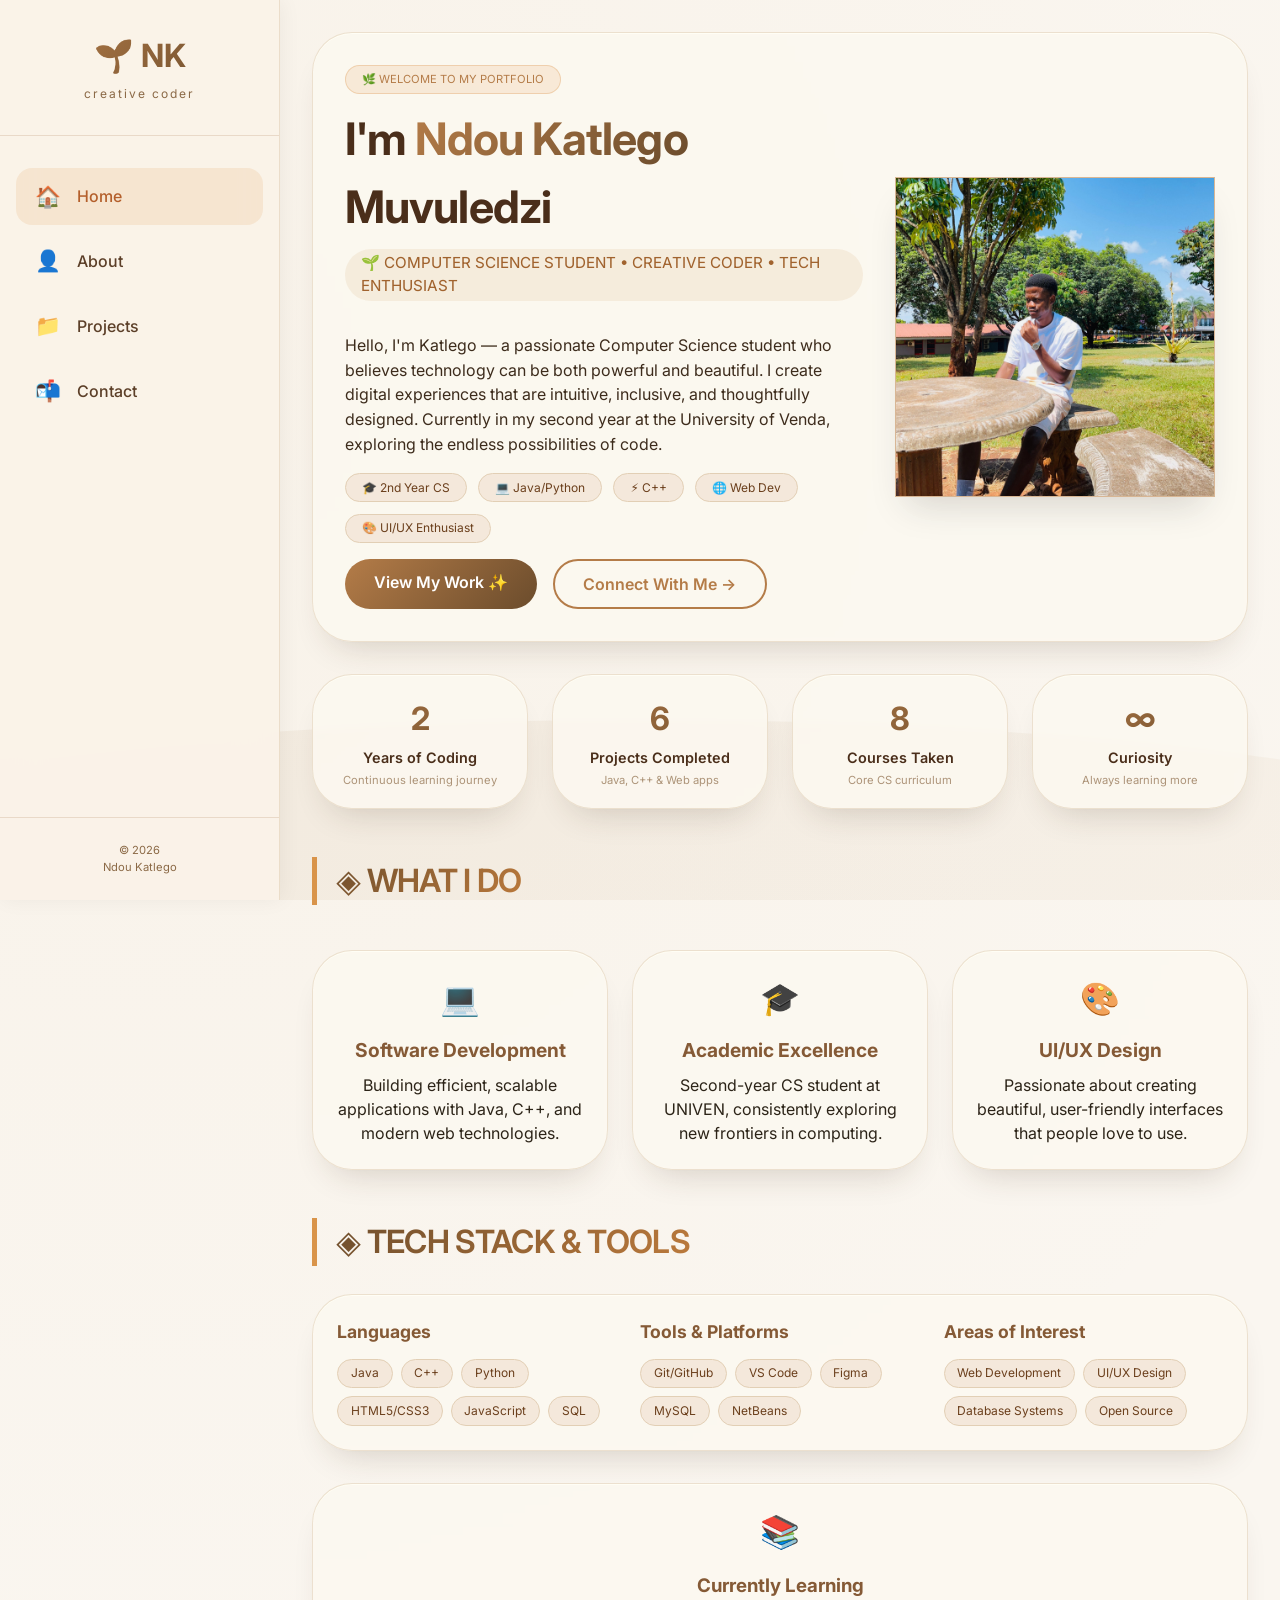
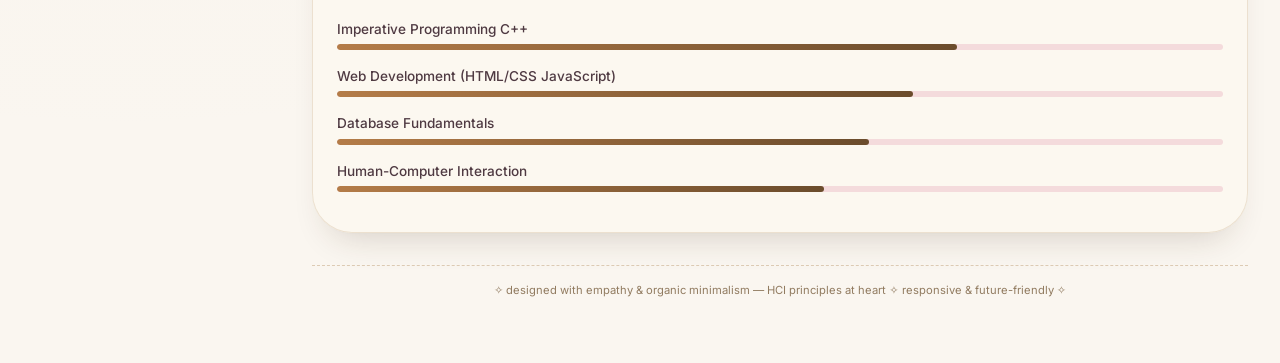
<file: index.html>
<!DOCTYPE html>
<html lang="en">
<head>
  <meta charset="UTF-8">
  <meta name="viewport" content="width=device-width, initial-scale=1.0, user-scalable=yes">
  <title>Ndou Katlego | Home</title>
  <link rel="stylesheet" href="css/style.css">
  <link href="https://fonts.googleapis.com/css2?family=Inter:wght@300;400;500;600;700;800&family=Plus+Jakarta+Sans:wght@300;400;500;600;700;800&display=swap" rel="stylesheet">
</head>
<body>
<div class="wave-bg"></div>

<div class="app-wrapper">
  <!-- Fixed Left Sidebar Menu -->
  <aside class="sidebar-fixed">
    <div class="sidebar-header">
      <div class="sidebar-logo">🌱 NK</div>
      <p class="sidebar-tagline">creative coder</p>
    </div>
    <nav class="sidebar-nav">
      <a href="index.html" class="sidebar-link active">
        <span class="sidebar-icon">🏠</span>
        <span>Home</span>
      </a>
      <a href="about.html" class="sidebar-link">
        <span class="sidebar-icon">👤</span>
        <span>About</span>
      </a>
      <a href="projects.html" class="sidebar-link">
        <span class="sidebar-icon">📁</span>
        <span>Projects</span>
      </a>
      <a href="contact.html" class="sidebar-link">
        <span class="sidebar-icon">📬</span>
        <span>Contact</span>
      </a>
    </nav>
    <div class="sidebar-footer">
      <p>© 2026</p>
      <p>Ndou Katlego</p>
    </div>
  </aside>

  <!-- Main Content Area -->
  <main class="main-content">
    <div class="container">
      <!-- Home / Introduction with Large Square Sharp Image -->
      <section id="home" class="section">
        <div class="clay-card intro-grid">
          <div class="intro-text">
            <div class="greeting-badge">🌿 WELCOME TO MY PORTFOLIO</div>
            <h1>I'm <span class="gradient-text">Ndou Katlego</span> Muvuledzi</h1>
            <div class="tagline-organic">🌱 COMPUTER SCIENCE STUDENT • CREATIVE CODER • TECH ENTHUSIAST</div>
            <div class="bio-warm">
              Hello, I'm Katlego — a passionate Computer Science student who believes technology can be both powerful and beautiful. 
              I create digital experiences that are intuitive, inclusive, and thoughtfully designed. Currently in my second year 
              at the University of Venda, exploring the endless possibilities of code.
            </div>
            <div class="hero-badges">
              <span class="badge">🎓 2nd Year CS</span>
              <span class="badge">💻 Java/Python</span>
              <span class="badge">⚡ C++</span>
              <span class="badge">🌐 Web Dev</span>
              <span class="badge">🎨 UI/UX Enthusiast</span>
            </div>
            <div class="hero-buttons">
              <a href="projects.html" class="cta-btn primary">View My Work ✨</a>
              <a href="contact.html" class="cta-btn secondary">Connect With Me →</a>
            </div>
          </div>
          <div class="photo-organic">
            <div class="square-image-container">
              <div class="square-image-frame">
                <img src="images/WhatsApp Image 2026-04-09 at 23.58.30.jpeg" alt="Ndou Katlego" class="square-image">
                <div class="image-overlay">
                  <span class="overlay-text">Dream. Code. Create.</span>
                </div>
              </div>
            </div>
          </div>
        </div>
      </section>

      <!-- Stats Section -->
      <section class="stats-section">
        <div class="stats-grid">
          <div class="stat-card clay-card">
            <div class="stat-number">2</div>
            <div class="stat-label">Years of Coding</div>
            <div class="stat-desc">Continuous learning journey</div>
          </div>
          <div class="stat-card clay-card">
            <div class="stat-number">6</div>
            <div class="stat-label">Projects Completed</div>
            <div class="stat-desc">Java, C++ & Web apps</div>
          </div>
          <div class="stat-card clay-card">
            <div class="stat-number">8</div>
            <div class="stat-label">Courses Taken</div>
            <div class="stat-desc">Core CS curriculum</div>
          </div>
          <div class="stat-card clay-card">
            <div class="stat-number">∞</div>
            <div class="stat-label">Curiosity</div>
            <div class="stat-desc">Always learning more</div>
          </div>
        </div>
      </section>

      <!-- What I Do - Highlights -->
      <section class="highlights">
        <h2 class="section-title">◈ WHAT I DO</h2>
        <div class="highlights-grid">
          <div class="highlight-card clay-card">
            <div class="highlight-icon">💻</div>
            <h3>Software Development</h3>
            <p>Building efficient, scalable applications with Java, C++, and modern web technologies.</p>
          </div>
          <div class="highlight-card clay-card">
            <div class="highlight-icon">🎓</div>
            <h3>Academic Excellence</h3>
            <p>Second-year CS student at UNIVEN, consistently exploring new frontiers in computing.</p>
          </div>
          <div class="highlight-card clay-card">
            <div class="highlight-icon">🎨</div>
            <h3>UI/UX Design</h3>
            <p>Passionate about creating beautiful, user-friendly interfaces that people love to use.</p>
          </div>
        </div>
      </section>

      <!-- Tech Stack Section -->
      <section class="tech-stack-section">
        <h2 class="section-title">◈ TECH STACK & TOOLS</h2>
        <div class="clay-card tech-grid">
          <div class="tech-category">
            <h3>Languages</h3>
            <div class="tech-items">
              <span class="tech-item">Java</span>
              <span class="tech-item">C++</span>
              <span class="tech-item">Python</span>
              <span class="tech-item">HTML5/CSS3</span>
              <span class="tech-item">JavaScript</span>
              <span class="tech-item">SQL</span>
            </div>
          </div>
          <div class="tech-category">
            <h3>Tools & Platforms</h3>
            <div class="tech-items">
              <span class="tech-item">Git/GitHub</span>
              <span class="tech-item">VS Code</span>
              <span class="tech-item">Figma</span>
              <span class="tech-item">MySQL</span>
              <span class="tech-item">NetBeans</span>
            </div>
          </div>
          <div class="tech-category">
            <h3>Areas of Interest</h3>
            <div class="tech-items">
              <span class="tech-item">Web Development</span>
              <span class="tech-item">UI/UX Design</span>
              <span class="tech-item">Database Systems</span>
              <span class="tech-item">Open Source</span>
            </div>
          </div>
        </div>
      </section>

      <!-- Currently Learning Section -->
      <section class="learning-section">
        <div class="clay-card learning-card">
          <div class="learning-icon">📚</div>
          <h3>Currently Learning</h3>
          <div class="learning-items">
            <div class="learning-item">
              <span class="learning-name">Imperative Programming C++</span>
              <div class="progress-bar"><div class="progress" style="width: 70%"></div></div>
            </div>
            <div class="learning-item">
              <span class="learning-name">Web Development (HTML/CSS JavaScript)</span>
              <div class="progress-bar"><div class="progress" style="width: 65%"></div></div>
            </div>
            <div class="learning-item">
              <span class="learning-name">Database Fundamentals</span>
              <div class="progress-bar"><div class="progress" style="width: 60%"></div></div>
            </div>
            <div class="learning-item">
              <span class="learning-name">Human-Computer Interaction</span>
              <div class="progress-bar"><div class="progress" style="width: 55%"></div></div>
            </div>
          </div>
        </div>
      </section>

      <footer>
        <p>✧ designed with empathy & organic minimalism — HCI principles at heart ✧ responsive & future-friendly ✧</p>
      </footer>
    </div>
  </main>
</div>

<script src="js/script.js"></script>
</body>
</html>
</file>
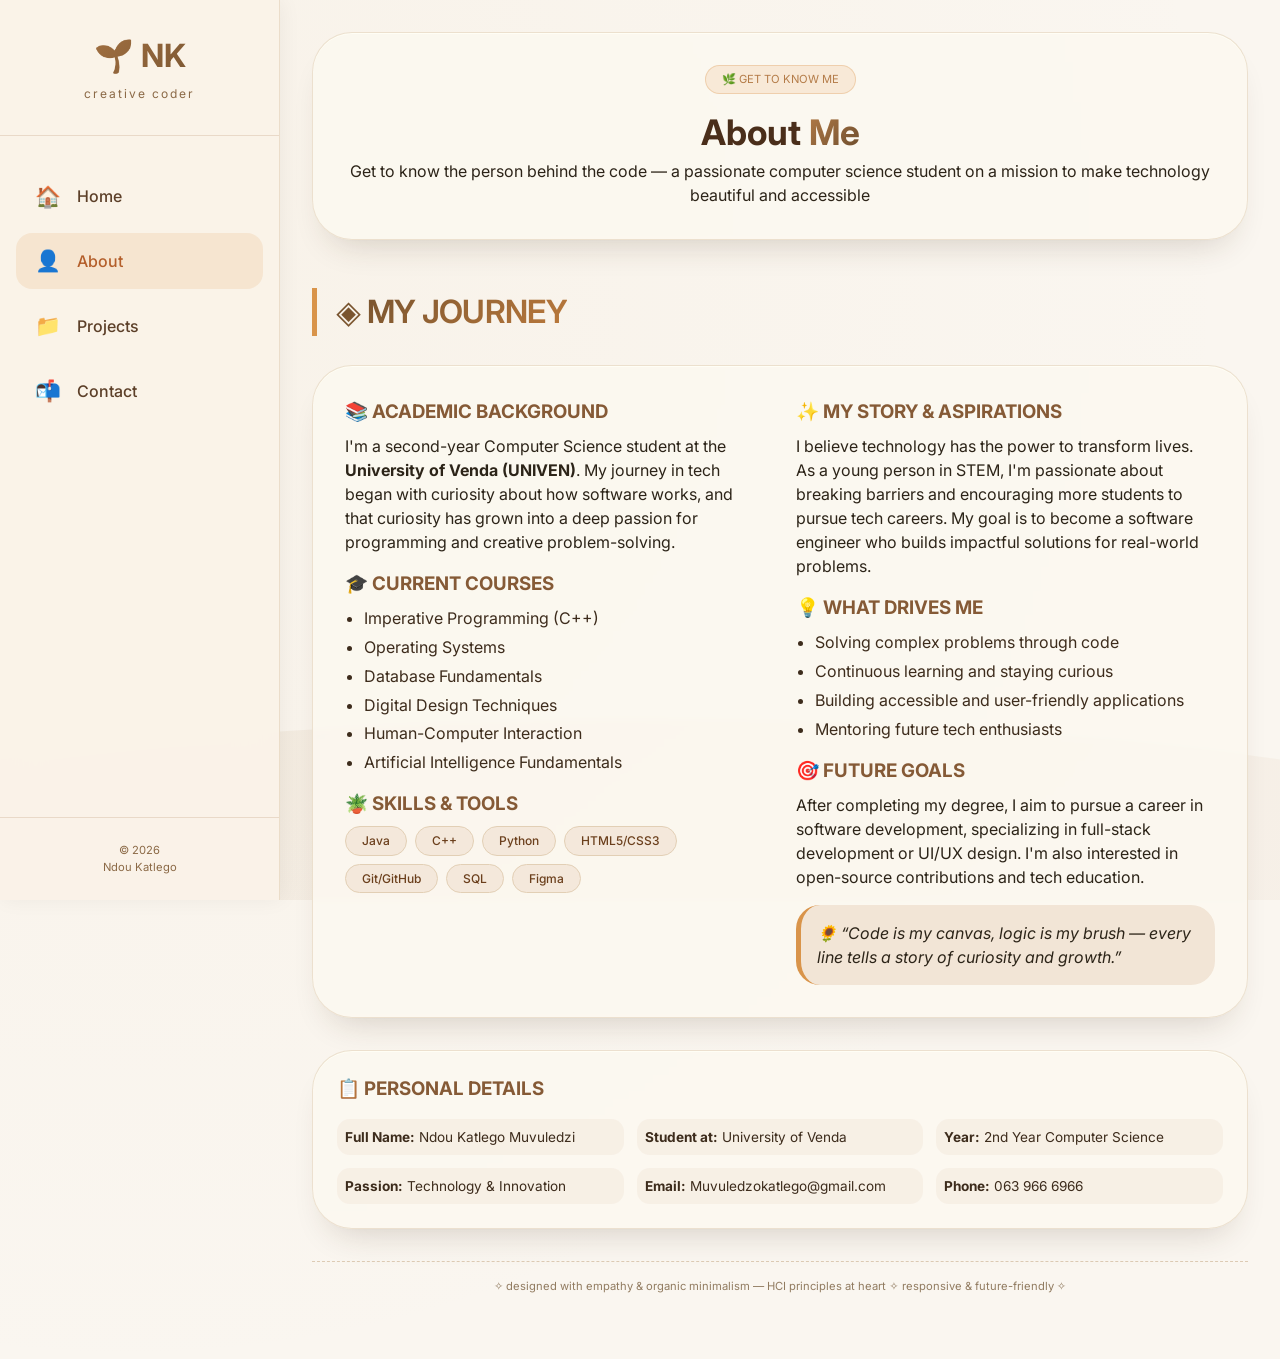
<file: about.html>
<!DOCTYPE html>
<html lang="en">
<head>
  <meta charset="UTF-8">
  <meta name="viewport" content="width=device-width, initial-scale=1.0, user-scalable=yes">
  <title>Ndou Katlego | About Me</title>
  <link rel="stylesheet" href="css/style.css">
  <link href="https://fonts.googleapis.com/css2?family=Inter:wght@300;400;500;600;700;800&family=Plus+Jakarta+Sans:wght@300;400;500;600;700;800&display=swap" rel="stylesheet">
</head>
<body>
<div class="wave-bg"></div>

<div class="app-wrapper">
  <!-- Fixed Left Sidebar Menu -->
  <aside class="sidebar-fixed">
    <div class="sidebar-header">
      <div class="sidebar-logo">🌱 NK</div>
      <p class="sidebar-tagline">creative coder</p>
    </div>
    <nav class="sidebar-nav">
      <a href="index.html" class="sidebar-link">
        <span class="sidebar-icon">🏠</span>
        <span>Home</span>
      </a>
      <a href="about.html" class="sidebar-link active">
        <span class="sidebar-icon">👤</span>
        <span>About</span>
      </a>
      <a href="projects.html" class="sidebar-link">
        <span class="sidebar-icon">📁</span>
        <span>Projects</span>
      </a>
      <a href="contact.html" class="sidebar-link">
        <span class="sidebar-icon">📬</span>
        <span>Contact</span>
      </a>
    </nav>
    <div class="sidebar-footer">
      <p>© 2026</p>
      <p>Ndou Katlego</p>
    </div>
  </aside>

  <!-- Main Content Area -->
  <main class="main-content">
    <div class="container">
      <!-- About Hero -->
      <section>
        <div class="clay-card about-hero">
          <div class="about-hero-text">
            <div class="greeting-badge">🌿 GET TO KNOW ME</div>
            <h1>About <span class="gradient-text">Me</span></h1>
            <p>Get to know the person behind the code — a passionate computer science student on a mission to make technology beautiful and accessible</p>
          </div>
        </div>
      </section>

      <!-- Main About Content -->
      <section>
        <h2 class="section-title">◈ MY JOURNEY</h2>
        <div class="clay-card about-double">
          <div class="about-card">
            <h3 style="color:#855a36; margin-bottom:0.5rem;">📚 ACADEMIC BACKGROUND</h3>
            <p>I'm a second-year Computer Science student at the <strong>University of Venda (UNIVEN)</strong>. My journey in tech began with curiosity about how software works, and that curiosity has grown into a deep passion for programming and creative problem-solving.</p>
            
            <h3 style="color:#855a36; margin:1rem 0 0.5rem;">🎓 CURRENT COURSES</h3>
            <ul>
              <li>Imperative Programming (C++)</li>
              <li>Operating Systems</li>
              <li>Database Fundamentals</li>
              <li>Digital Design Techniques</li>
              <li>Human-Computer Interaction</li>
              <li>Artificial Intelligence Fundamentals</li>
            </ul>

            <h3 style="color:#855a36; margin:1rem 0 0.5rem;">🪴 SKILLS & TOOLS</h3>
            <div class="skill-chips">
              <span class="chip">Java</span>
              <span class="chip">C++</span>
              <span class="chip">Python</span>
              <span class="chip">HTML5/CSS3</span>
              <span class="chip">Git/GitHub</span>
              <span class="chip">SQL</span>
              <span class="chip">Figma</span>
            </div>
          </div>
          <div class="about-card">
            <h3 style="color:#855a36; margin-bottom:0.5rem;">✨ MY STORY & ASPIRATIONS</h3>
            <p>I believe technology has the power to transform lives. As a young person in STEM, I'm passionate about breaking barriers and encouraging more students to pursue tech careers. My goal is to become a software engineer who builds impactful solutions for real-world problems.</p>
            
            <h3 style="color:#855a36; margin:1rem 0 0.5rem;">💡 WHAT DRIVES ME</h3>
            <ul>
              <li>Solving complex problems through code</li>
              <li>Continuous learning and staying curious</li>
              <li>Building accessible and user-friendly applications</li>
              <li>Mentoring future tech enthusiasts</li>
            </ul>

            <h3 style="color:#855a36; margin:1rem 0 0.5rem;">🎯 FUTURE GOALS</h3>
            <p>After completing my degree, I aim to pursue a career in software development, specializing in full-stack development or UI/UX design. I'm also interested in open-source contributions and tech education.</p>
            
            <div class="goal-quote">
              🌻 “Code is my canvas, logic is my brush — every line tells a story of curiosity and growth.”
            </div>
          </div>
        </div>
      </section>

      <!-- Personal Info Card -->
      <section>
        <div class="clay-card personal-info">
          <h3 style="color:#855a36; margin-bottom: 1rem;">📋 PERSONAL DETAILS</h3>
          <div class="info-grid">
            <div class="info-item"><strong>Full Name:</strong> Ndou Katlego Muvuledzi</div>
            <div class="info-item"><strong>Student at:</strong> University of Venda</div>
            <div class="info-item"><strong>Year:</strong> 2nd Year Computer Science</div>
            <div class="info-item"><strong>Passion:</strong> Technology & Innovation</div>
            <div class="info-item"><strong>Email:</strong> Muvuledzokatlego@gmail.com</div>
            <div class="info-item"><strong>Phone:</strong> 063 966 6966</div>
          </div>
        </div>
      </section>

      <footer>
        <p>✧ designed with empathy & organic minimalism — HCI principles at heart ✧ responsive & future-friendly ✧</p>
      </footer>
    </div>
  </main>
</div>

<script src="js/script.js"></script>
</body>
</html>
</file>
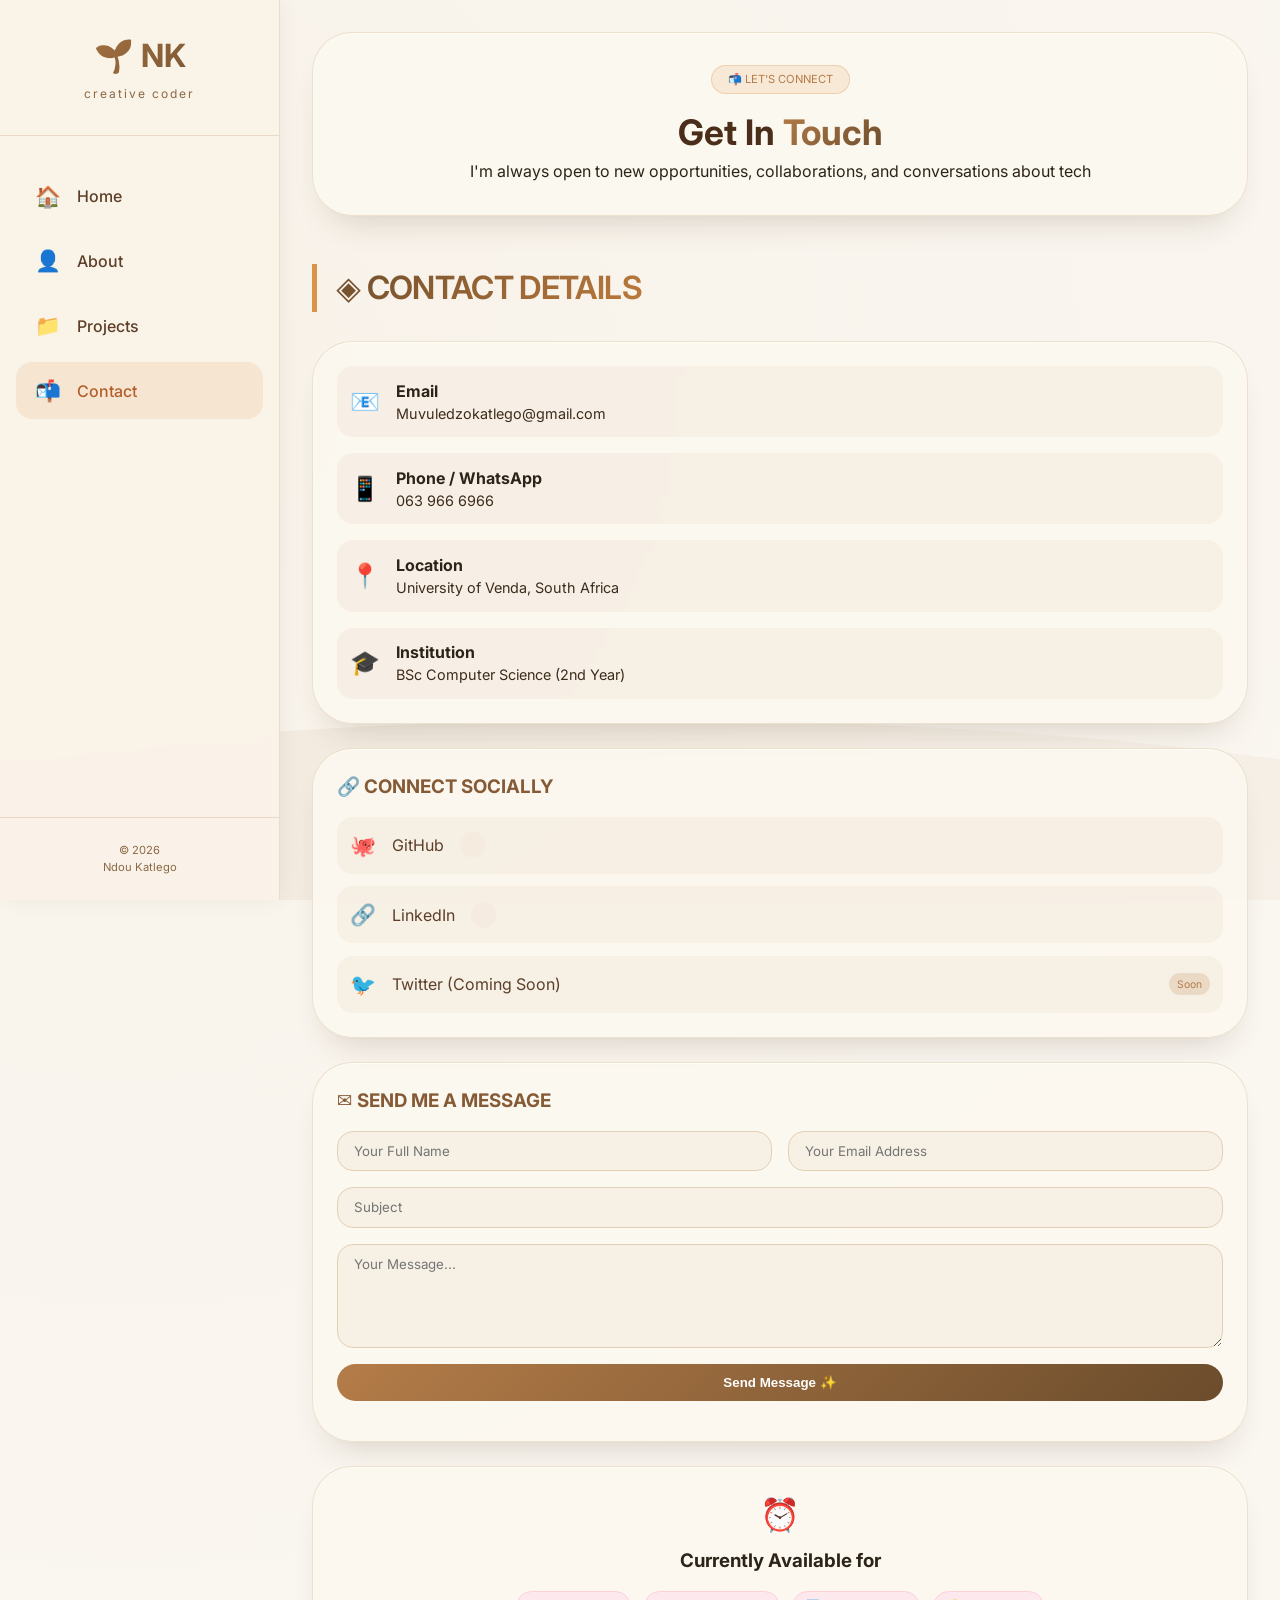
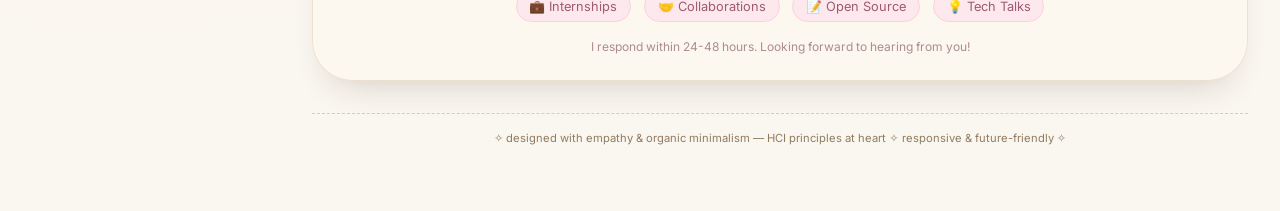
<file: contact.html>
<!DOCTYPE html>
<html lang="en">
<head>
  <meta charset="UTF-8">
  <meta name="viewport" content="width=device-width, initial-scale=1.0, user-scalable=yes">
  <title>Ndou Katlego | Contact</title>
  <link rel="stylesheet" href="css/style.css">
  <link href="https://fonts.googleapis.com/css2?family=Inter:wght@300;400;500;600;700;800&family=Plus+Jakarta+Sans:wght@300;400;500;600;700;800&display=swap" rel="stylesheet">
</head>
<body>
<div class="wave-bg"></div>

<div class="app-wrapper">
  <!-- Fixed Left Sidebar Menu -->
  <aside class="sidebar-fixed">
    <div class="sidebar-header">
      <div class="sidebar-logo">🌱 NK</div>
      <p class="sidebar-tagline">creative coder</p>
    </div>
    <nav class="sidebar-nav">
      <a href="index.html" class="sidebar-link">
        <span class="sidebar-icon">🏠</span>
        <span>Home</span>
      </a>
      <a href="about.html" class="sidebar-link">
        <span class="sidebar-icon">👤</span>
        <span>About</span>
      </a>
      <a href="projects.html" class="sidebar-link">
        <span class="sidebar-icon">📁</span>
        <span>Projects</span>
      </a>
      <a href="contact.html" class="sidebar-link active">
        <span class="sidebar-icon">📬</span>
        <span>Contact</span>
      </a>
    </nav>
    <div class="sidebar-footer">
      <p>© 2026</p>
      <p>Ndou Katlego</p>
    </div>
  </aside>

  <!-- Main Content Area -->
  <main class="main-content">
    <div class="container">
      <!-- Contact Hero -->
      <section>
        <div class="clay-card contact-hero">
          <div class="contact-hero-text">
            <div class="greeting-badge">📬 LET'S CONNECT</div>
            <h1>Get In <span class="gradient-text">Touch</span></h1>
            <p>I'm always open to new opportunities, collaborations, and conversations about tech</p>
          </div>
        </div>
      </section>

      <!-- Contact Information -->
      <section>
        <h2 class="section-title">◈ CONTACT DETAILS</h2>
        <div class="clay-card contact-details-card">
          <div class="contact-items">
            <div class="contact-item">
              <div class="contact-icon">📧</div>
              <div>
                <strong>Email</strong>
                <a href="mailto:Muvuledzokatlego@gmail.com" class="contact-value">Muvuledzokatlego@gmail.com</a>
              </div>
            </div>
            <div class="contact-item">
              <div class="contact-icon">📱</div>
              <div>
                <strong>Phone / WhatsApp</strong>
                <span class="contact-value">063 966 6966</span>
              </div>
            </div>
            <div class="contact-item">
              <div class="contact-icon">📍</div>
              <div>
                <strong>Location</strong>
                <span class="contact-value">University of Venda, South Africa</span>
              </div>
            </div>
            <div class="contact-item">
              <div class="contact-icon">🎓</div>
              <div>
                <strong>Institution</strong>
                <span class="contact-value">BSc Computer Science (2nd Year)</span>
              </div>
            </div>
          </div>
        </div>
      </section>

      <!-- Social Links -->
      <section>
        <div class="clay-card social-card">
          <h3 style="color:#855a36; margin-bottom: 1rem;">🔗 CONNECT SOCIALLY</h3>
          <div class="social-links">
            <a href="https://github.com/muvuledz" class="social-link">
              <span class="social-icon">🐙</span>
              <span>GitHub </span>
              <span class="social-link"></span>
            </a>
            <a href="https://www.linkedin.com/in/katlego-ndou-089a8a36a?utm_source=share_via&utm_content=profile&utm_medium=member_android" class="social-link">
              <span class="social-icon">🔗</span>
              <span>LinkedIn</span>
              <span class="social-link"></span>
            </a>
            <a href="#" class="social-link">
              <span class="social-icon">🐦</span>
              <span>Twitter (Coming Soon)</span>
              <span class="soon-badge">Soon</span>
            </a>
          </div>
        </div>
      </section>

      <!-- Contact Form -->
      <section>
        <div class="clay-card form-container">
          <h3 style="color:#855a36; margin-bottom: 1rem;">✉️ SEND ME A MESSAGE</h3>
          <form id="contactForm" class="contact-form">
            <div class="form-row">
              <input type="text" id="formName" placeholder="Your Full Name" required>
              <input type="email" id="formEmail" placeholder="Your Email Address" required>
            </div>
            <input type="text" id="formSubject" placeholder="Subject">
            <textarea id="formMessage" rows="5" placeholder="Your Message..."></textarea>
            <button type="submit" class="submit-btn">Send Message ✨</button>
          </form>
          <div id="formStatus" class="form-status"></div>
        </div>
      </section>

      <!-- Availability Section -->
      <div class="clay-card availability-card">
        <div class="availability-icon">⏰</div>
        <h3>Currently Available for</h3>
        <div class="availability-tags">
          <span>💼 Internships</span>
          <span>🤝 Collaborations</span>
          <span>📝 Open Source</span>
          <span>💡 Tech Talks</span>
        </div>
        <p class="availability-note">I respond within 24-48 hours. Looking forward to hearing from you!</p>
      </div>

      <footer>
        <p>✧ designed with empathy & organic minimalism — HCI principles at heart ✧ responsive & future-friendly ✧</p>
      </footer>
    </div>
  </main>
</div>

<script src="js/script.js"></script>
</body>
</html>
</file>
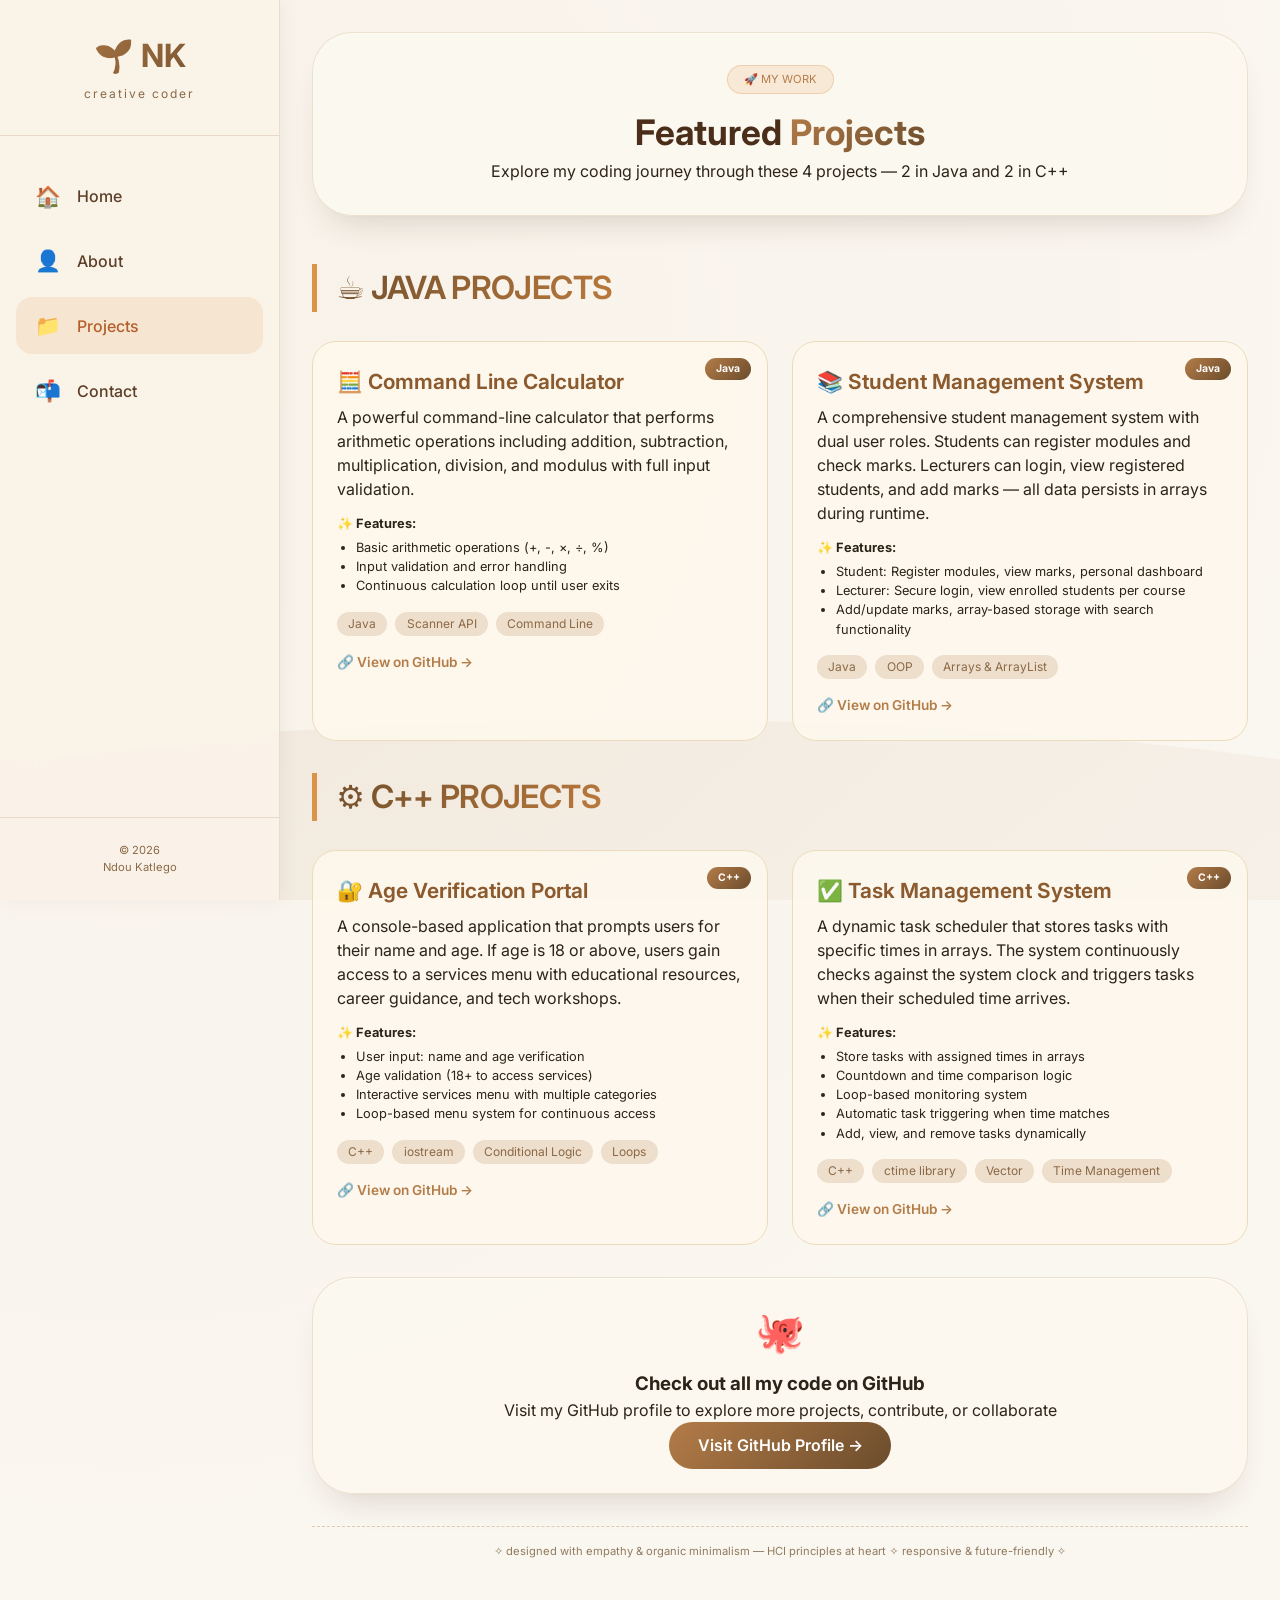
<file: projects.html>
<!DOCTYPE html>
<html lang="en">
<head>
  <meta charset="UTF-8">
  <meta name="viewport" content="width=device-width, initial-scale=1.0, user-scalable=yes">
  <title>Ndou Katlego | Projects</title>
  <link rel="stylesheet" href="css/style.css">
  <link href="https://fonts.googleapis.com/css2?family=Inter:wght@300;400;500;600;700;800&family=Plus+Jakarta+Sans:wght@300;400;500;600;700;800&display=swap" rel="stylesheet">
</head>
<body>
<div class="wave-bg"></div>

<div class="app-wrapper">
  <!-- Fixed Left Sidebar Menu -->
  <aside class="sidebar-fixed">
    <div class="sidebar-header">
      <div class="sidebar-logo">🌱 NK</div>
      <p class="sidebar-tagline">creative coder</p>
    </div>
    <nav class="sidebar-nav">
      <a href="index.html" class="sidebar-link">
        <span class="sidebar-icon">🏠</span>
        <span>Home</span>
      </a>
      <a href="about.html" class="sidebar-link">
        <span class="sidebar-icon">👤</span>
        <span>About</span>
      </a>
      <a href="projects.html" class="sidebar-link active">
        <span class="sidebar-icon">📁</span>
        <span>Projects</span>
      </a>
      <a href="contact.html" class="sidebar-link">
        <span class="sidebar-icon">📬</span>
        <span>Contact</span>
      </a>
    </nav>
    <div class="sidebar-footer">
      <p>© 2026</p>
      <p>Ndou Katlego</p>
    </div>
  </aside>

  <!-- Main Content Area -->
  <main class="main-content">
    <div class="container">
      <!-- Projects Hero -->
      <section>
        <div class="clay-card projects-hero">
          <div class="projects-hero-text">
            <div class="greeting-badge">🚀 MY WORK</div>
            <h1>Featured <span class="gradient-text">Projects</span></h1>
            <p>Explore my coding journey through these 4 projects — 2 in Java and 2 in C++</p>
          </div>
        </div>
      </section>

      <!-- Java Projects Section -->
      <section>
        <h2 class="section-title">☕ JAVA PROJECTS</h2>
        <div class="project-garden">
          <!-- Java Project 1 -->
          <div class="plant-card">
            <div class="project-badge">Java</div>
            <h3>🧮 Command Line Calculator</h3>
            <p>A powerful command-line calculator that performs arithmetic operations including addition, subtraction, multiplication, division, and modulus with full input validation.</p>
            <div class="project-features">
              <strong>✨ Features:</strong>
              <ul>
                <li>Basic arithmetic operations (+, -, ×, ÷, %)</li>
                <li>Input validation and error handling</li>
                <li>Continuous calculation loop until user exits</li>
              </ul>
            </div>
            <div class="tools-used">
              <span>Java</span>
              <span>Scanner API</span>
              <span>Command Line</span>
            </div>
            <a href="https://github.com/muvuledz/Java-Calculator.git" class="project-link">🔗 View on GitHub →</a>
          </div>
          
          <!-- Java Project 2 -->
          <div class="plant-card">
            <div class="project-badge">Java</div>
            <h3>📚 Student Management System</h3>
            <p>A comprehensive student management system with dual user roles. Students can register modules and check marks. Lecturers can login, view registered students, and add marks — all data persists in arrays during runtime.</p>
            <div class="project-features">
              <strong>✨ Features:</strong>
              <ul>
                <li>Student: Register modules, view marks, personal dashboard</li>
                <li>Lecturer: Secure login, view enrolled students per course</li>
                <li>Add/update marks, array-based storage with search functionality</li>
              </ul>
            </div>
            <div class="tools-used">
              <span>Java</span>
              <span>OOP</span>
              <span>Arrays & ArrayList</span>
            </div>
            <a href="https://github.com/muvuledz/Student-System.git" class="project-link">🔗 View on GitHub →</a>
          </div>
        </div>

        <!-- C++ Projects Section -->
        <h2 class="section-title" style="margin-top: 2rem;">⚙️ C++ PROJECTS</h2>
        <div class="project-garden">
          <!-- C++ Project 1 -->
          <div class="plant-card">
            <div class="project-badge">C++</div>
            <h3>🔐 Age Verification Portal</h3>
            <p>A console-based application that prompts users for their name and age. If age is 18 or above, users gain access to a services menu with educational resources, career guidance, and tech workshops.</p>
            <div class="project-features">
              <strong>✨ Features:</strong>
              <ul>
                <li>User input: name and age verification</li>
                <li>Age validation (18+ to access services)</li>
                <li>Interactive services menu with multiple categories</li>
                <li>Loop-based menu system for continuous access</li>
              </ul>
            </div>
            <div class="tools-used">
              <span>C++</span>
              <span>iostream</span>
              <span>Conditional Logic</span>
              <span>Loops</span>
            </div>
            <a href="https://github.com/muvuledz/AgeVerifing-In-C-.git" class="project-link">🔗 View on GitHub →</a>
          </div>
          
          <!-- C++ Project 2 -->
          <div class="plant-card">
            <div class="project-badge">C++</div>
            <h3>✅ Task Management System</h3>
            <p>A dynamic task scheduler that stores tasks with specific times in arrays. The system continuously checks against the system clock and triggers tasks when their scheduled time arrives.</p>
            <div class="project-features">
              <strong>✨ Features:</strong>
              <ul>
                <li>Store tasks with assigned times in arrays</li>
                <li>Countdown and time comparison logic</li>
                <li>Loop-based monitoring system</li>
                <li>Automatic task triggering when time matches</li>
                <li>Add, view, and remove tasks dynamically</li>
              </ul>
            </div>
            <div class="tools-used">
              <span>C++</span>
              <span>ctime library</span>
              <span>Vector</span>
              <span>Time Management</span>
            </div>
            <a href="https://github.com/muvuledz/Task-Management-In-C-.git" class="project-link">🔗 View on GitHub →</a>
          </div>
        </div>
      </section>

      <!-- GitHub Section -->
      <div class="github-section">
        <div class="clay-card github-card">
          <div class="github-icon">🐙</div>
          <h3>Check out all my code on GitHub</h3>
          <p>Visit my GitHub profile to explore more projects, contribute, or collaborate</p>
          <a href="https://github.com/muvuledz" class="cta-btn primary">Visit GitHub Profile →</a>
        </div>
      </div>

      <footer>
        <p>✧ designed with empathy & organic minimalism — HCI principles at heart ✧ responsive & future-friendly ✧</p>
      </footer>
    </div>
  </main>
</div>

<script src="js/script.js"></script>
</body>
</html>
</file>
<file: css/style.css>
* {
  margin: 0;
  padding: 0;
  box-sizing: border-box;
}

body {
  font-family: 'Inter', 'Plus Jakarta Sans', 'Segoe UI', system-ui, sans-serif;
  background: #faf6f0;
  background-image: radial-gradient(circle at 10% 20%, rgba(226, 196, 148, 0.08) 0%, rgba(250, 246, 240, 0) 70%);
  color: #2c2418;
  line-height: 1.5;
  scroll-behavior: smooth;
  overflow-x: hidden;
}

/* custom organic curves */
.wave-bg {
  position: fixed;
  bottom: 0;
  left: 0;
  width: 100%;
  height: 40%;
  background: linear-gradient(145deg, #e7d9c8 0%, #f1e8db 100%);
  clip-path: ellipse(80% 50% at 50% 100%);
  z-index: 0;
  opacity: 0.4;
}

/* App Wrapper - Sidebar + Content */
.app-wrapper {
  display: flex;
  min-height: 100vh;
}

/* Fixed Left Sidebar Menu */
.sidebar-fixed {
  position: fixed;
  top: 0;
  left: 0;
  width: 280px;
  height: 100vh;
  background: rgba(250, 243, 232, 0.95);
  backdrop-filter: blur(20px);
  z-index: 100;
  display: flex;
  flex-direction: column;
  border-right: 1px solid rgba(200, 170, 130, 0.3);
  box-shadow: 2px 0 20px rgba(0, 0, 0, 0.05);
}

.sidebar-header {
  padding: 2rem 1.5rem;
  text-align: center;
  border-bottom: 1px solid #e9d9c8;
}

.sidebar-logo {
  font-size: 2rem;
  font-weight: 700;
  background: linear-gradient(135deg, #b47c48, #6b4c2c);
  -webkit-background-clip: text;
  background-clip: text;
  color: transparent;
  margin-bottom: 0.3rem;
}

.sidebar-tagline {
  font-size: 0.75rem;
  color: #8b6946;
  letter-spacing: 2px;
}

.sidebar-nav {
  flex: 1;
  display: flex;
  flex-direction: column;
  padding: 2rem 1rem;
  gap: 0.5rem;
}

.sidebar-link {
  display: flex;
  align-items: center;
  gap: 1rem;
  padding: 0.8rem 1.2rem;
  text-decoration: none;
  color: #5c3f28;
  font-weight: 500;
  border-radius: 1rem;
  transition: all 0.2s;
}

.sidebar-icon {
  font-size: 1.3rem;
}

.sidebar-link:hover {
  background: rgba(217, 148, 74, 0.1);
  color: #b45f2b;
  transform: translateX(5px);
}

.sidebar-link.active {
  background: rgba(217, 148, 74, 0.15);
  color: #b45f2b;
}

.sidebar-footer {
  padding: 1.5rem;
  text-align: center;
  border-top: 1px solid #e9d9c8;
  font-size: 0.7rem;
  color: #8b6946;
}

/* Main Content Area */
.main-content {
  flex: 1;
  margin-left: 280px;
  position: relative;
  z-index: 2;
}

.container {
  max-width: 1000px;
  margin: 0 auto;
  padding: 2rem 2rem 4rem;
}

/* soft clay cards with depth */
.clay-card {
  background: rgba(252, 248, 240, 0.85);
  backdrop-filter: blur(2px);
  border-radius: 2.5rem;
  box-shadow: 0 20px 35px -18px rgba(60, 40, 20, 0.2), 0 1px 2px rgba(0, 0, 0, 0.02), inset 0 1px 0 rgba(255, 255, 245, 0.8);
  transition: all 0.3s cubic-bezier(0.2, 0.9, 0.4, 1.1);
  border: 1px solid rgba(200, 170, 130, 0.3);
}

.clay-card:hover {
  transform: translateY(-4px);
  box-shadow: 0 28px 38px -18px rgba(70, 45, 20, 0.25);
  border-color: rgba(180, 140, 95, 0.5);
  background: rgba(255, 252, 245, 0.95);
}

/* Section Styles */
.section-title {
  font-size: 2rem;
  font-weight: 620;
  margin-bottom: 1.8rem;
  margin-top: 1rem;
  letter-spacing: -0.02em;
  display: inline-block;
  background: linear-gradient(130deg, #6b4c2c, #bc7a3c);
  -webkit-background-clip: text;
  background-clip: text;
  color: transparent;
  border-left: 5px solid #d9944a;
  padding-left: 1.2rem;
}

.gradient-text {
  background: linear-gradient(135deg, #b47c48, #6b4c2c);
  -webkit-background-clip: text;
  background-clip: text;
  color: transparent;
}

/* Homepage introduction grid */
.intro-grid {
  display: flex;
  flex-wrap: wrap;
  gap: 2rem;
  align-items: center;
  padding: 2rem;
}

.intro-text {
  flex: 2;
}

.greeting-badge {
  display: inline-block;
  background: rgba(217, 148, 74, 0.15);
  border: 1px solid rgba(217, 148, 74, 0.3);
  padding: 0.3rem 1rem;
  border-radius: 2rem;
  font-size: 0.7rem;
  margin-bottom: 0.8rem;
  color: #b47c48;
}

.intro-text h1 {
  font-size: 2.8rem;
  font-weight: 700;
  color: #4a2e1a;
  letter-spacing: -0.02em;
  margin-bottom: 0.5rem;
}

.tagline-organic {
  font-size: 0.95rem;
  color: #a1632e;
  font-weight: 430;
  margin-bottom: 1rem;
  background: rgba(220, 190, 145, 0.2);
  display: inline-block;
  padding: 0.2rem 1rem;
  border-radius: 40px;
}

.bio-warm {
  margin-top: 1rem;
  font-size: 1rem;
  color: #3d2c1c;
  line-height: 1.55;
}

.hero-badges {
  display: flex;
  flex-wrap: wrap;
  gap: 0.7rem;
  margin: 1rem 0;
}

.badge {
  background: #f4e8db;
  border: 1px solid #e2cfb5;
  padding: 0.3rem 1rem;
  border-radius: 2rem;
  font-size: 0.75rem;
  color: #6b3f1c;
}

.hero-buttons {
  display: flex;
  gap: 1rem;
  flex-wrap: wrap;
  margin-top: 1rem;
}

.cta-btn {
  display: inline-block;
  padding: 0.7rem 1.8rem;
  border-radius: 3rem;
  text-decoration: none;
  font-weight: 600;
  transition: all 0.3s ease;
  cursor: pointer;
}

.cta-btn.primary {
  background: linear-gradient(135deg, #b47c48, #6b4c2c);
  color: white;
  border: none;
}

.cta-btn.primary:hover {
  transform: translateY(-3px);
  box-shadow: 0 10px 25px -8px rgba(180, 124, 72, 0.4);
}

.cta-btn.secondary {
  background: transparent;
  border: 2px solid #b47c48;
  color: #b47c48;
}

.cta-btn.secondary:hover {
  background: rgba(180, 124, 72, 0.1);
  transform: translateY(-3px);
}

/* Large Square Sharp Image - Home Page */
.photo-organic {
  flex: 1;
  display: flex;
  justify-content: center;
  align-items: center;
}

.square-image-container {
  width: 320px;
  height: 320px;
}

.square-image-frame {
  width: 100%;
  height: 100%;
  border-radius: 0px;
  overflow: hidden;
  box-shadow: 0 20px 35px -12px rgba(0, 0, 0, 0.15);
  border: 1px solid rgba(180, 124, 72, 0.3);
  transition: all 0.3s ease;
  position: relative;
  cursor: pointer;
  background: #e7cfb5;
}

.square-image-frame:hover {
  transform: scale(1.02);
  border-color: #b47c48;
  box-shadow: 0 25px 40px -12px rgba(180, 124, 72, 0.25);
}

.square-image {
  width: 100%;
  height: 100%;
  object-fit: cover;
  display: block;
}

.image-overlay {
  position: absolute;
  bottom: 0;
  left: 0;
  right: 0;
  background: linear-gradient(transparent, rgba(180, 124, 72, 0.8));
  padding: 15px;
  text-align: center;
  opacity: 0;
  transition: opacity 0.3s ease;
}

.square-image-frame:hover .image-overlay {
  opacity: 1;
}

.overlay-text {
  color: white;
  font-size: 0.85rem;
  font-weight: 500;
  letter-spacing: 1px;
}

/* Stats Section */
.stats-section {
  margin: 2rem 0;
}

.stats-grid {
  display: grid;
  grid-template-columns: repeat(auto-fit, minmax(180px, 1fr));
  gap: 1.5rem;
}

.stat-card {
  text-align: center;
  padding: 1.2rem;
  transition: transform 0.3s ease;
}

.stat-card:hover {
  transform: translateY(-5px);
}

.stat-number {
  font-size: 2rem;
  font-weight: 700;
  background: linear-gradient(135deg, #b47c48, #6b4c2c);
  -webkit-background-clip: text;
  background-clip: text;
  color: transparent;
  margin-bottom: 0.3rem;
}

.stat-label {
  font-size: 0.9rem;
  font-weight: 600;
  color: #4a2e1a;
  margin-bottom: 0.2rem;
}

.stat-desc {
  font-size: 0.7rem;
  opacity: 0.7;
  color: #8b6946;
}

/* Highlights Section */
.highlights-grid {
  display: flex;
  flex-wrap: wrap;
  gap: 1.5rem;
  margin-top: 1rem;
}

.highlight-card {
  flex: 1;
  min-width: 200px;
  padding: 1.5rem;
  text-align: center;
}

.highlight-icon {
  font-size: 2rem;
  margin-bottom: 0.8rem;
}

.highlight-card h3 {
  color: #855a36;
  margin-bottom: 0.5rem;
  font-size: 1.2rem;
}

/* Tech Stack Section */
.tech-stack-section {
  margin: 2rem 0;
}

.tech-grid {
  display: grid;
  grid-template-columns: repeat(auto-fit, minmax(250px, 1fr));
  gap: 1.5rem;
  padding: 1.5rem;
}

.tech-category h3 {
  color: #855a36;
  margin-bottom: 0.8rem;
  font-size: 1.1rem;
}

.tech-items {
  display: flex;
  flex-wrap: wrap;
  gap: 0.5rem;
}

.tech-item {
  background: #f4e8db;
  border: 1px solid #e2cfb5;
  padding: 0.3rem 0.8rem;
  border-radius: 2rem;
  font-size: 0.75rem;
  color: #6b3f1c;
  transition: all 0.2s;
}

.tech-item:hover {
  background: #eedecc;
  transform: translateY(-2px);
}

/* Learning Section */
.learning-section {
  margin: 2rem 0;
}

.learning-card {
  padding: 1.5rem;
}

.learning-icon {
  font-size: 2rem;
  text-align: center;
  margin-bottom: 1rem;
}

.learning-card h3 {
  text-align: center;
  margin-bottom: 1.2rem;
  color: #855a36;
}

.learning-item {
  margin-bottom: 1rem;
}

.learning-name {
  display: block;
  margin-bottom: 0.3rem;
  font-size: 0.85rem;
  font-weight: 500;
  color: #4f3a42;
}

.progress-bar {
  background: rgba(212, 107, 140, 0.2);
  border-radius: 1rem;
  height: 6px;
  overflow: hidden;
}

.progress {
  background: linear-gradient(90deg, #b47c48, #6b4c2c);
  border-radius: 1rem;
  height: 100%;
  width: 0%;
  transition: width 1s ease-out;
}

/* About Page */
.about-hero, .projects-hero, .contact-hero {
  padding: 2rem;
  text-align: center;
  margin-bottom: 2rem;
}

.about-hero-text h1, .projects-hero-text h1, .contact-hero-text h1 {
  font-size: 2.2rem;
  color: #4a2e1a;
}

.about-double {
  display: flex;
  flex-wrap: wrap;
  gap: 2rem;
  padding: 2rem;
}

.about-card {
  flex: 1;
}

.about-card ul {
  margin-left: 1.2rem;
  margin-bottom: 1rem;
  color: #3d2c1c;
}

.about-card li {
  margin-bottom: 0.3rem;
}

.skill-chips {
  display: flex;
  flex-wrap: wrap;
  gap: 0.5rem;
  margin-top: 0.5rem;
}

.chip {
  background: #f4e8db;
  padding: 0.3rem 1rem;
  border-radius: 50px;
  font-size: 0.75rem;
  font-weight: 500;
  color: #6b3f1c;
  border: 1px solid #e2cfb5;
}

.goal-quote {
  background: #f2e5d6;
  padding: 1rem;
  border-radius: 1.5rem;
  margin-top: 1rem;
  font-style: italic;
  border-left: 5px solid #d9944a;
}

.personal-info {
  padding: 1.5rem;
  margin-top: 2rem;
}

.info-grid {
  display: grid;
  grid-template-columns: repeat(auto-fit, minmax(250px, 1fr));
  gap: 0.8rem;
}

.info-item {
  padding: 0.5rem;
  background: rgba(244, 232, 219, 0.5);
  border-radius: 0.8rem;
  color: #3d2c1c;
  font-size: 0.85rem;
}

/* Projects Page */
.project-garden {
  display: flex;
  flex-wrap: wrap;
  gap: 1.5rem;
}

.plant-card {
  flex: 1;
  min-width: 280px;
  background: rgba(253, 248, 237, 0.9);
  border-radius: 1.5rem;
  padding: 1.5rem;
  transition: all 0.2s;
  border: 1px solid #ecdbba;
  position: relative;
}

.plant-card:hover {
  background: #fffbf3;
  border-color: #ccaa7b;
  transform: scale(1.01);
}

.project-badge {
  position: absolute;
  top: 1rem;
  right: 1rem;
  background: linear-gradient(135deg, #b47c48, #6b4c2c);
  padding: 0.2rem 0.7rem;
  border-radius: 2rem;
  font-size: 0.65rem;
  font-weight: bold;
  color: white;
}

.plant-card h3 {
  font-size: 1.3rem;
  font-weight: 650;
  color: #8b5a2e;
  margin-bottom: 0.5rem;
}

.project-features {
  margin: 0.8rem 0;
  font-size: 0.8rem;
}

.project-features ul {
  margin-left: 1.2rem;
  margin-top: 0.3rem;
}

.tools-used {
  margin-top: 1rem;
  font-size: 0.75rem;
  color: #8b6946;
  display: flex;
  flex-wrap: wrap;
  gap: 0.5rem;
}

.tools-used span {
  background: #eedecc;
  padding: 0.2rem 0.7rem;
  border-radius: 2rem;
}

.project-link {
  display: inline-block;
  color: #b47c48;
  text-decoration: none;
  font-weight: 600;
  margin-top: 1rem;
  font-size: 0.85rem;
  transition: 0.2s;
}

.project-link:hover {
  color: #6b4c2c;
  transform: translateX(5px);
}

.github-section {
  margin-top: 2rem;
}

.github-card {
  text-align: center;
  padding: 1.5rem;
}

.github-icon {
  font-size: 2.5rem;
  margin-bottom: 0.5rem;
}

/* Contact Page */
.contact-details-card {
  padding: 1.5rem;
  margin-bottom: 1.5rem;
}

.contact-items {
  display: flex;
  flex-direction: column;
  gap: 1rem;
}

.contact-item {
  display: flex;
  align-items: center;
  gap: 1rem;
  padding: 0.8rem;
  background: rgba(244, 232, 219, 0.5);
  border-radius: 1rem;
}

.contact-icon {
  font-size: 1.5rem;
}

.contact-value {
  display: block;
  color: #3d2c1c;
  text-decoration: none;
  font-size: 0.9rem;
}

.social-card {
  padding: 1.5rem;
  margin-bottom: 1.5rem;
}

.social-links {
  display: flex;
  flex-direction: column;
  gap: 0.8rem;
}

.social-link {
  display: flex;
  align-items: center;
  gap: 1rem;
  padding: 0.8rem;
  background: rgba(244, 232, 219, 0.5);
  border-radius: 1rem;
  text-decoration: none;
  color: #5c3f28;
  transition: 0.2s;
}

.social-link:hover {
  background: #eedecc;
  transform: translateX(5px);
}

.social-icon {
  font-size: 1.3rem;
}

.soon-badge {
  margin-left: auto;
  font-size: 0.65rem;
  padding: 0.2rem 0.5rem;
  background: rgba(180, 124, 72, 0.2);
  border-radius: 1rem;
  color: #b47c48;
}

.form-container {
  padding: 1.5rem;
  margin-bottom: 1.5rem;
}

.contact-form {
  display: flex;
  flex-direction: column;
  gap: 1rem;
}

.form-row {
  display: flex;
  gap: 1rem;
  flex-wrap: wrap;
}

.form-row input {
  flex: 1;
}

.contact-form input, .contact-form textarea {
  background: rgba(244, 232, 219, 0.5);
  border: 1px solid #e2cfb5;
  border-radius: 1rem;
  padding: 0.7rem 1rem;
  color: #2c2418;
  font-family: inherit;
}

.contact-form input:focus, .contact-form textarea:focus {
  outline: none;
  border-color: #b47c48;
}

.submit-btn {
  background: linear-gradient(135deg, #b47c48, #6b4c2c);
  border: none;
  padding: 0.7rem 1.5rem;
  border-radius: 2rem;
  color: white;
  font-weight: 600;
  cursor: pointer;
  transition: 0.2s;
}

.submit-btn:hover {
  transform: scale(1.02);
  box-shadow: 0 0 20px rgba(180, 124, 72, 0.3);
}

.form-status {
  margin-top: 1rem;
  text-align: center;
  font-size: 0.85rem;
}

.availability-card {
  text-align: center;
  padding: 1.5rem;
}

.availability-icon {
  font-size: 2rem;
  margin-bottom: 0.5rem;
}

.availability-tags {
  display: flex;
  flex-wrap: wrap;
  justify-content: center;
  gap: 0.8rem;
  margin: 1rem 0;
}

.availability-tags span {
  background: #fce8ed;
  border: 1px solid #ffcfda;
  padding: 0.3rem 0.8rem;
  border-radius: 2rem;
  font-size: 0.8rem;
  color: #9f5a74;
}

.availability-note {
  font-size: 0.75rem;
  opacity: 0.7;
  color: #8b5e6b;
}

/* Footer */
footer {
  margin-top: 2rem;
  text-align: center;
  font-size: 0.7rem;
  color: #917b60;
  padding-top: 1rem;
  border-top: 1px dashed #ddcbb4;
}

/* Mobile Responsive */
@media (max-width: 768px) {
  .sidebar-fixed {
    width: 80px;
  }
  
  .sidebar-header .sidebar-logo {
    font-size: 1.5rem;
  }
  
  .sidebar-tagline, .sidebar-link span:last-child, .sidebar-footer p {
    display: none;
  }
  
  .sidebar-link {
    justify-content: center;
    padding: 0.8rem;
  }
  
  .sidebar-icon {
    font-size: 1.5rem;
  }
  
  .main-content {
    margin-left: 80px;
  }
  
  .container {
    padding: 1rem;
  }
  
  .intro-grid {
    flex-direction: column;
    text-align: center;
    padding: 1.5rem;
  }
  
  .intro-text h1 {
    font-size: 1.8rem;
  }
  
  .section-title {
    font-size: 1.5rem;
  }
  
  .hero-buttons {
    justify-content: center;
  }
  
  .stats-grid {
    grid-template-columns: repeat(2, 1fr);
    gap: 1rem;
  }
  
  .tech-grid {
    gap: 1rem;
    padding: 1rem;
  }
  
  .about-double {
    flex-direction: column;
    padding: 1.5rem;
  }
  
  .project-garden {
    flex-direction: column;
  }
  
  .plant-card {
    min-width: 100%;
  }
  
  .form-row {
    flex-direction: column;
  }
  
  .info-grid {
    grid-template-columns: 1fr;
  }
  
  /* Square image responsive */
  .square-image-container {
    width: 240px;
    height: 240px;
  }
  
  .overlay-text {
    font-size: 0.7rem;
  }
}

@media (max-width: 480px) {
  .square-image-container {
    width: 200px;
    height: 200px;
  }
}
</file>
